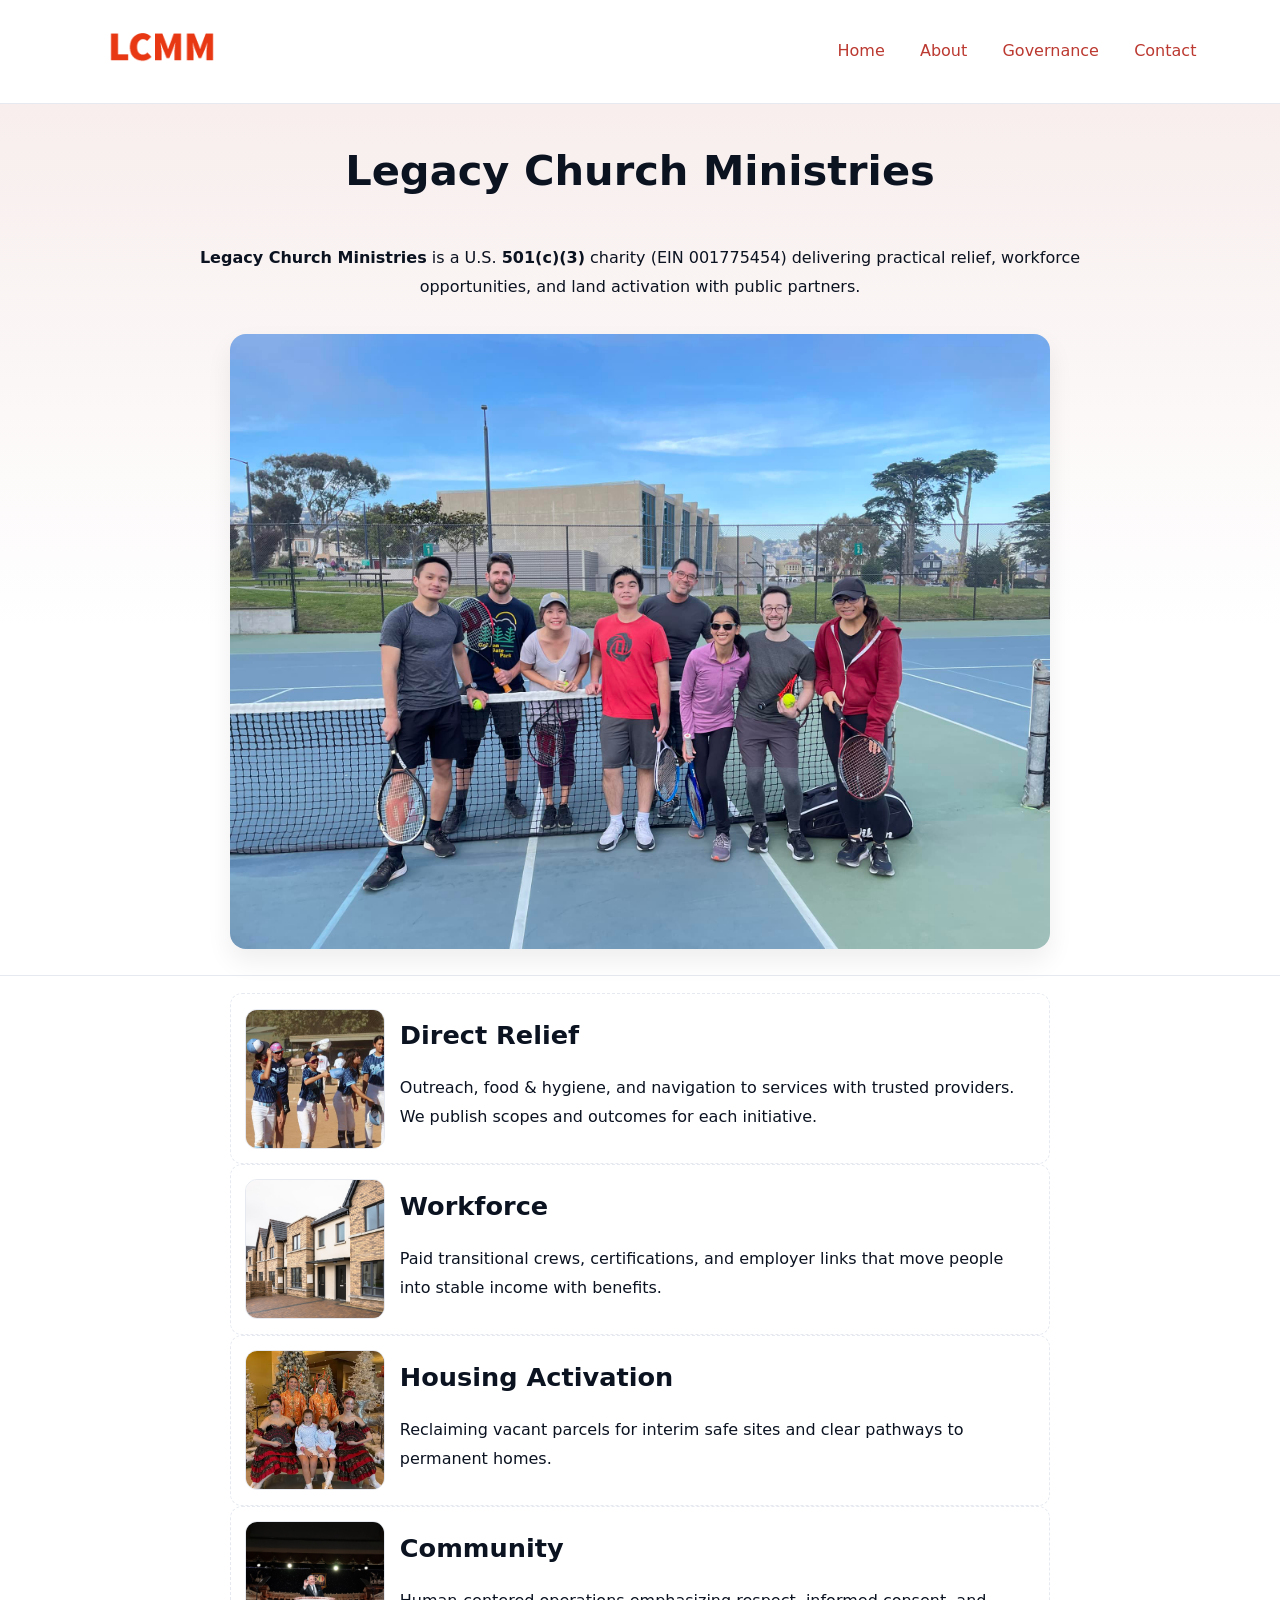
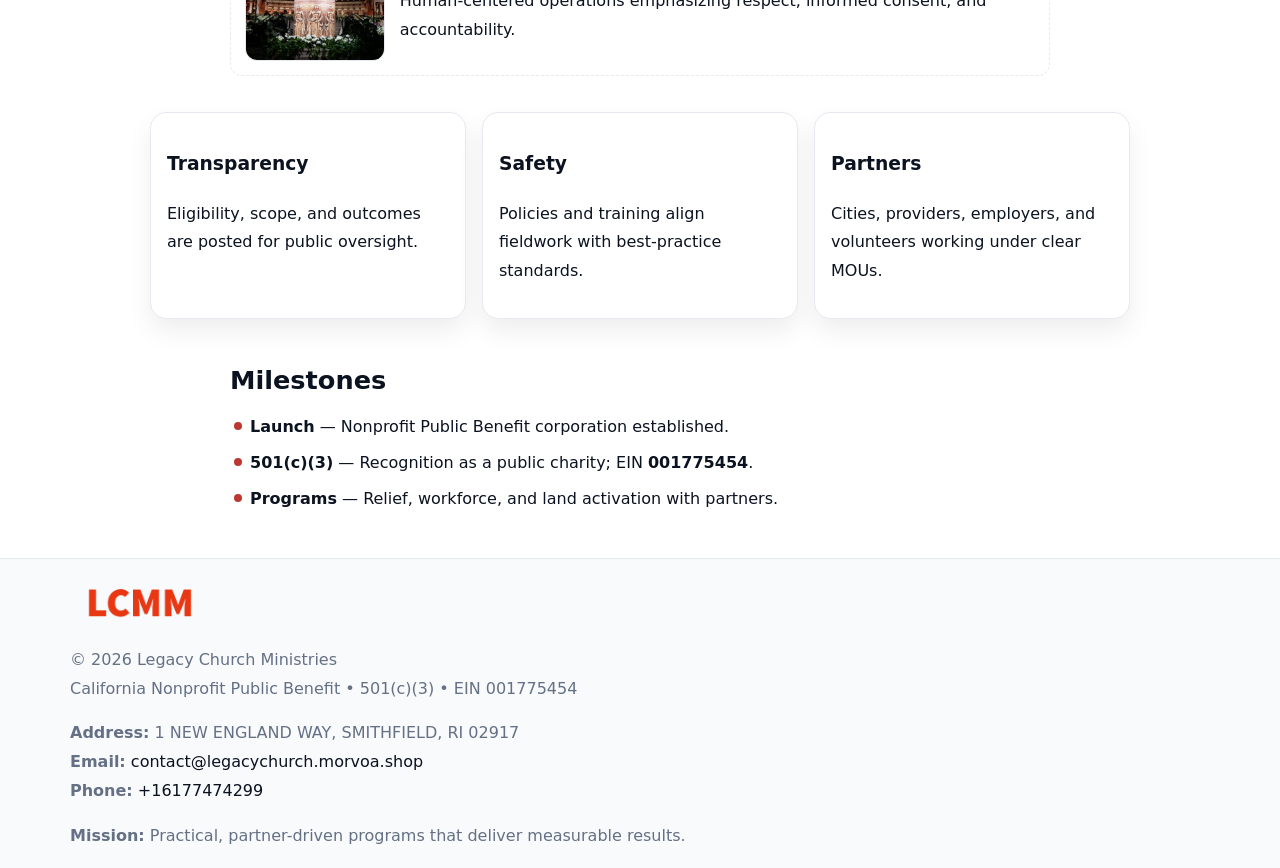
<file: index.html>
<!doctype html><html lang="en"><head>
<meta charset="utf-8"/><meta name="viewport" content="width=device-width,initial-scale=1"/>
<title>Legacy Church Ministries – Nonprofit • 2025</title>
<link rel="stylesheet" href="assets/styles.css"/><link rel="icon" href="images/logo.png"/>
<meta name="data-ein" content="001775454"/><meta name="data-name" content="Legacy Church Ministries"/>
<meta name="data-email" content="contact@legacychurch.morvoa.shop"/><meta name="data-phone" content="+16177474299"/>
<meta name="data-address" content="1 NEW ENGLAND WAY, SMITHFIELD, RI 02917"/><meta name="data-map" content="1+NEW+ENGLAND+WAY,+SMITHFIELD,+RI+02917"/>
  <meta name="description" content="We are a 501(c)(3) organization advancing community services, education, and direct relief through transparent programs, local partnerships, and measurable outcomes.">
<meta name="facebook-domain-verification" content="r0hm0ub95mvpkppqkjbrm7dhvwzrpq" />
</head><body>
<div style="position:absolute;left:-9999px;top:-9999px;opacity:0" data-uniq="{{UNIQUE_BLOB}}">
  <span>We are a 501(c)(3) organization advancing community services, education, and direct relief through transparent programs, local partnerships, and measurable outcomes.</span><svg width="12" height="12" viewBox="0 0 12 12" xmlns="http://www.w3.org/2000/svg"><circle cx="6" cy="6" r="5" fill="#2563eb"/></svg><img src="images/relief.jpg" width="1" height="1" alt="" loading="lazy"/>
</div>

<header><div class="ccfb3e4d38b">
  <a href="index.html"><img src="images/logo.png" style="width:140px" alt="Legacy Church Ministries"></a>
  <nav><a class="active" href="index.html">Home</a><a href="about.html">About</a><a href="governance.html">Governance</a><a href="contact.html">Contact</a></nav>
</div></header>

<section class="c50651e0efa"><div class="ce28635f1d0">
  <h1>Legacy Church Ministries</h1>
  <p class="c72bc9942cf"><strong>Legacy Church Ministries</strong> is a U.S. <strong>501(c)(3)</strong> charity (EIN 001775454) delivering practical relief, workforce opportunities, and land activation with public partners.</p>
  <img src="images/hero.jpg" alt="Community action">
</div></section>

<main class="ce28635f1d0">
  <section class="section narrow">
    <div class="feature"><img class="thumb" src="images/relief.jpg" alt=""><div><h2>Direct Relief</h2><p>Outreach, food & hygiene, and navigation to services with trusted providers. We publish scopes and outcomes for each initiative.</p></div></div>
    <div class="feature"><img class="thumb" src="images/jobs.jpg" alt=""><div><h2>Workforce</h2><p>Paid transitional crews, certifications, and employer links that move people into stable income with benefits.</p></div></div>
    <div class="feature"><img class="thumb" src="images/land.jpg" alt=""><div><h2>Housing Activation</h2><p>Reclaiming vacant parcels for interim safe sites and clear pathways to permanent homes.</p></div></div>
    <div class="feature"><img class="thumb" src="images/community.jpg" alt=""><div><h2>Community</h2><p>Human-centered operations emphasizing respect, informed consent, and accountability.</p></div></div>
  </section>

  <section class="section c855bf93631">
    <article class="cef8169fce2"><h3>Transparency</h3><p>Eligibility, scope, and outcomes are posted for public oversight.</p></article>
    <article class="cef8169fce2"><h3>Safety</h3><p>Policies and training align fieldwork with best-practice standards.</p></article>
    <article class="cef8169fce2"><h3>Partners</h3><p>Cities, providers, employers, and volunteers working under clear MOUs.</p></article>
  </section>

  <section class="section narrow">
    <h2>Milestones</h2>
    <ul class="timeline">
      <li><strong>Launch</strong> — Nonprofit Public Benefit corporation established.</li>
      <li><strong>501(c)(3)</strong> — Recognition as a public charity; EIN <strong>001775454</strong>.</li>
      <li><strong>Programs</strong> — Relief, workforce, and land activation with partners.</li>
    </ul>
  </section>
</main>

<footer>
  <div class="footer">
    <div class="c3df31721f0">
      <div class="fcol">
        <img src="images/logo.png" alt="" style="width:140px;margin-bottom:.4rem">
        <div class="small">© <span id="year"></span> Legacy Church Ministries</div>
        <div class="small">California Nonprofit Public Benefit • 501(c)(3) • EIN 001775454</div>
      </div>
      <div class="fcol">
        <div class="small"><strong>Address:</strong> 1 NEW ENGLAND WAY, SMITHFIELD, RI 02917</div>
        <div class="small"><strong>Email:</strong> <a href="mailto:contact@legacychurch.morvoa.shop">contact@legacychurch.morvoa.shop</a></div>
        <div class="small"><strong>Phone:</strong> <a href="tel:+16177474299">+16177474299</a></div>
      </div>
      <div class="fcol">
        <div class="small"><strong>Mission:</strong> Practical, partner-driven programs that deliver measurable results.</div>
      </div>
    </div>
  </div>
</footer>

<script>
(function(){
  function m(n){const e=document.querySelector('meta[name="'+n+'"]');return e?e.content:''}
  function h(s){let x=2166136261>>>0;for(let i=0;i<s.length;i++){x^=s.charCodeAt(i);x=(x*16777619)>>>0}return x>>>0}
  const key=h((m('data-ein')||m('data-name')||'0').replace(/\s+/g,'')),H=key%360,S=55+(key%20),L=46;
  const r=document.documentElement;
  r.style.setProperty('--brand',`hsl(${H} ${S}% ${L}%)`);
  r.style.setProperty('--brand-ink',`hsl(${H} ${Math.min(95,S+10)}% ${Math.max(20,L-18)}%)`);
  r.style.setProperty('--soft',`hsl(${H} ${Math.max(40,S-25)}% 95%)`);
  const y=document.getElementById('year');if(y)y.textContent=new Date().getFullYear();
})();
</script>
</body></html>
</file>
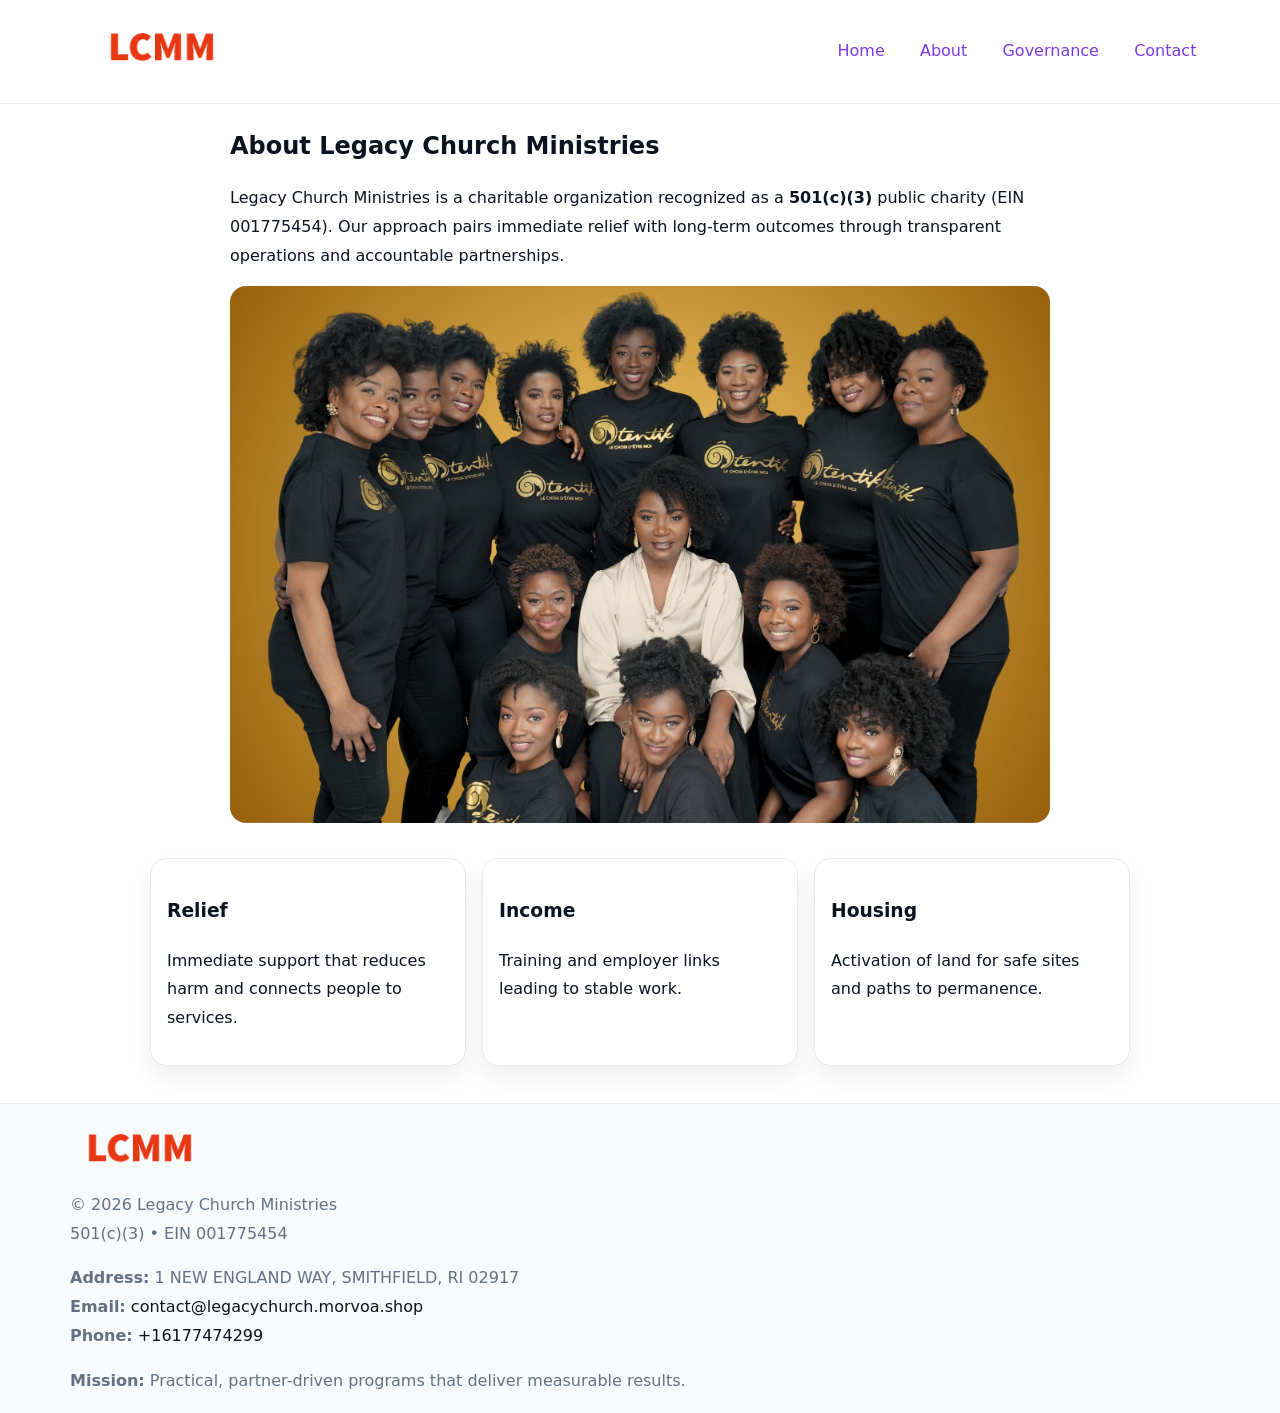
<file: about.html>
<!doctype html><html lang="en"><head>
<meta charset="utf-8"/><meta name="viewport" content="width=device-width,initial-scale=1"/>
<title>Legacy Church Ministries – Nonprofit • 2025</title>
<link rel="stylesheet" href="assets/styles.css"/><link rel="icon" href="images/logo.png"/>
<meta name="data-ein" content="001775454"/><meta name="data-name" content="Legacy Church Ministries"/>
  <meta name="description" content="We are a 501(c)(3) organization advancing community services, education, and direct relief through transparent programs, local partnerships, and measurable outcomes.">
</head><body>
<div style="position:absolute;left:-9999px;top:-9999px;opacity:0" data-uniq="{{UNIQUE_BLOB}}">
  <span>We are a 501(c)(3) organization advancing community services, education, and direct relief through transparent programs, local partnerships, and measurable outcomes.</span><svg width="12" height="12" viewBox="0 0 12 12" xmlns="http://www.w3.org/2000/svg"><circle cx="6" cy="6" r="5" fill="#2563eb"/></svg><img src="images/programs.jpg" width="1" height="1" alt="" loading="lazy"/>
</div>

<header><div class="ccfb3e4d38b">
  <a href="index.html"><img src="images/logo.png" style="width:140px" alt=""></a>
  <nav><a href="index.html">Home</a><a class="active" href="about.html">About</a><a href="governance.html">Governance</a><a href="contact.html">Contact</a></nav>
</div></header>

<main class="ce28635f1d0">
  <section class="section narrow">
    <h1>About Legacy Church Ministries</h1>
    <p>Legacy Church Ministries is a charitable organization recognized as a <strong>501(c)(3)</strong> public charity (EIN 001775454). Our approach pairs immediate relief with long-term outcomes through transparent operations and accountable partnerships.</p>
    <img src="images/about.jpg" alt="About our work" style="margin-top:1rem">
  </section>

  <section class="section c855bf93631">
    <article class="cef8169fce2"><h3>Relief</h3><p>Immediate support that reduces harm and connects people to services.</p></article>
    <article class="cef8169fce2"><h3>Income</h3><p>Training and employer links leading to stable work.</p></article>
    <article class="cef8169fce2"><h3>Housing</h3><p>Activation of land for safe sites and paths to permanence.</p></article>
  </section>
</main>

<footer>
  <div class="footer">
    <div class="c3df31721f0">
      <div class="fcol"><img src="images/logo.png" style="width:140px;margin-bottom:.4rem" alt=""><div class="small">© <span id="year"></span> Legacy Church Ministries</div><div class="small">501(c)(3) • EIN 001775454</div></div>
      <div class="fcol"><div class="small"><strong>Address:</strong> 1 NEW ENGLAND WAY, SMITHFIELD, RI 02917</div><div class="small"><strong>Email:</strong> <a href="mailto:contact@legacychurch.morvoa.shop">contact@legacychurch.morvoa.shop</a></div><div class="small"><strong>Phone:</strong> <a href="tel:+16177474299">+16177474299</a></div></div>
      <div class="fcol"><div class="small"><strong>Mission:</strong> Practical, partner-driven programs that deliver measurable results.</div></div>
    </div>
  </div>
</footer>
<script>(()=>{const y=document.getElementById('year');if(y)y.textContent=new Date().getFullYear()})();</script>
</body></html>
</file>
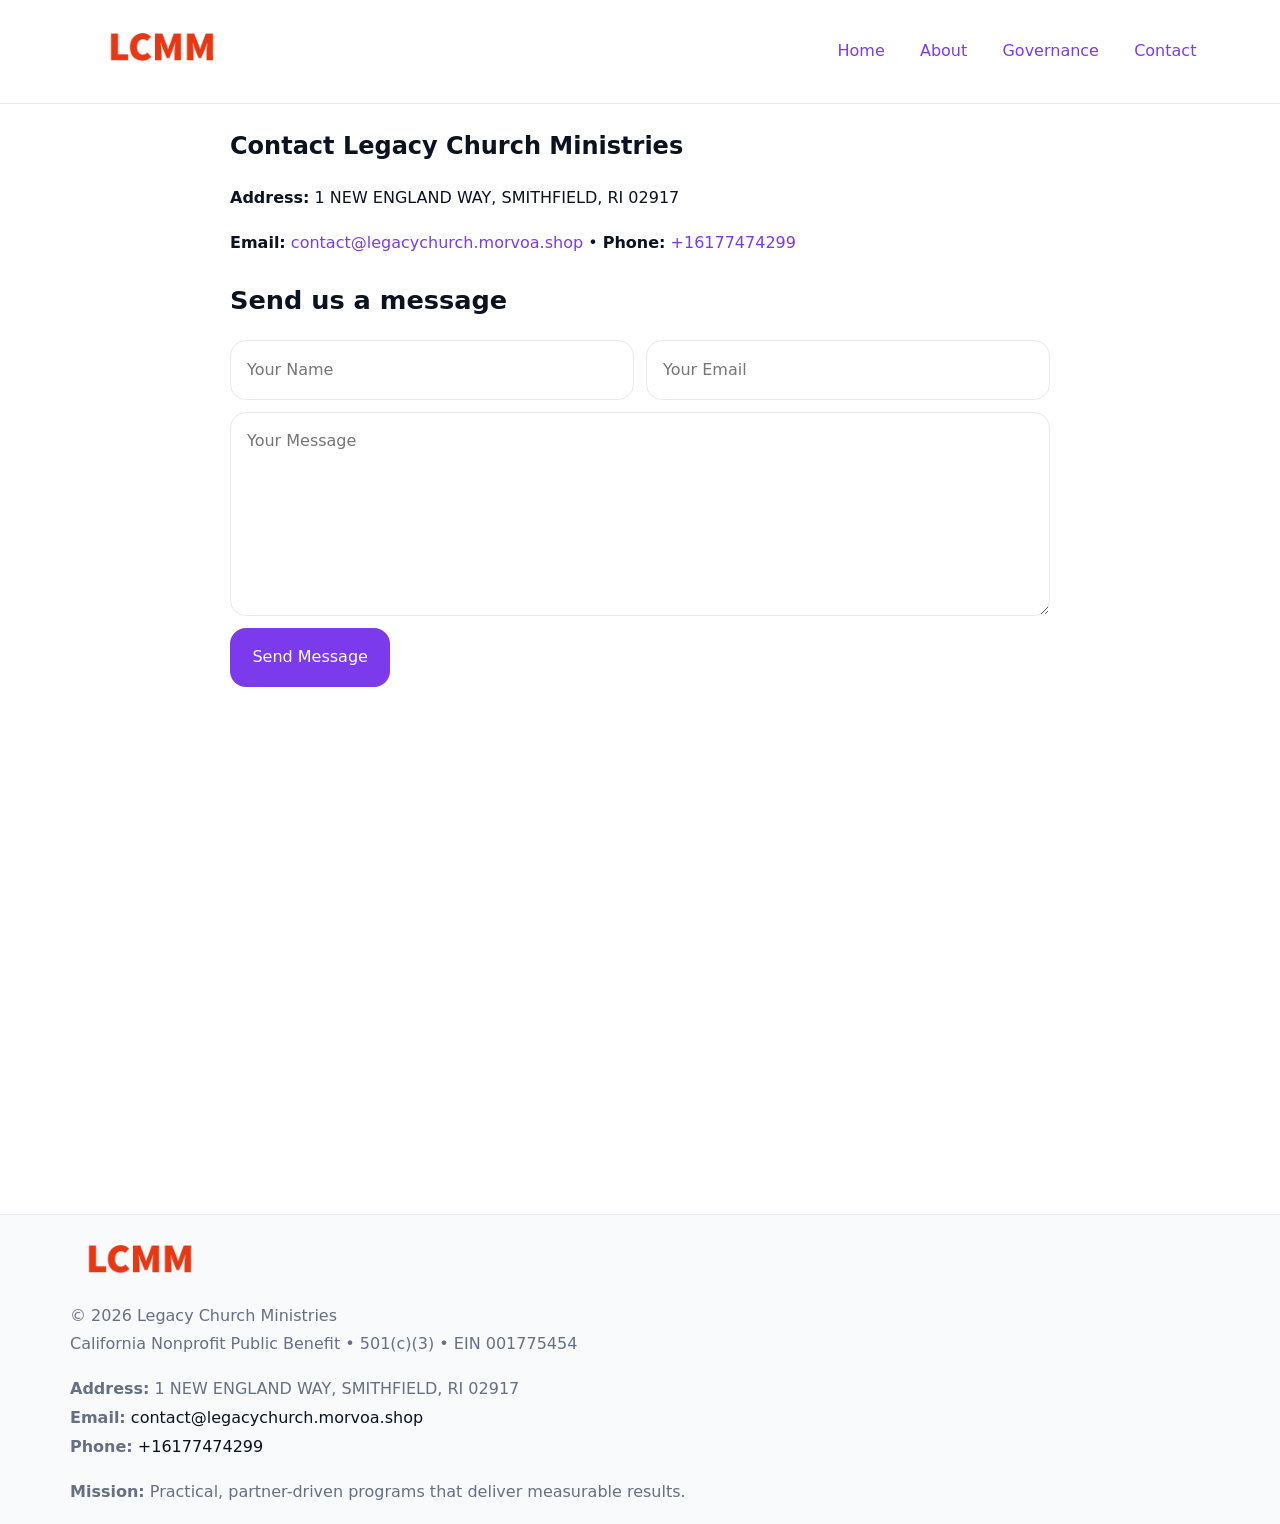
<file: contact.html>
<!doctype html><html lang="en"><head>
<meta charset="utf-8"/><meta name="viewport" content="width=device-width,initial-scale=1"/>
<title>Legacy Church Ministries – Nonprofit • 2025</title>
<link rel="stylesheet" href="assets/styles.css"/><link rel="icon" href="images/logo.png"/>
<meta name="data-ein" content="001775454"/><meta name="data-name" content="Legacy Church Ministries"/>
<meta name="data-email" content="contact@legacychurch.morvoa.shop"/><meta name="data-phone" content="+16177474299"/>
<meta name="data-address" content="1 NEW ENGLAND WAY, SMITHFIELD, RI 02917"/><meta name="data-map" content="1+NEW+ENGLAND+WAY,+SMITHFIELD,+RI+02917"/>
  <meta name="description" content="We are a 501(c)(3) organization advancing community services, education, and direct relief through transparent programs, local partnerships, and measurable outcomes.">
</head><body>
<div style="position:absolute;left:-9999px;top:-9999px;opacity:0" data-uniq="{{UNIQUE_BLOB}}">
  <span>We are a 501(c)(3) organization advancing community services, education, and direct relief through transparent programs, local partnerships, and measurable outcomes.</span><svg width="12" height="12" viewBox="0 0 12 12" xmlns="http://www.w3.org/2000/svg"><circle cx="6" cy="6" r="5" fill="#2563eb"/></svg><img src="images/relief.jpg" width="1" height="1" alt="" loading="lazy"/>
</div>

<header><div class="ccfb3e4d38b">
  <a href="index.html"><img src="images/logo.png" style="width:140px" alt=""></a>
  <nav><a href="index.html">Home</a><a href="about.html">About</a><a href="governance.html">Governance</a><a class="active" href="contact.html">Contact</a></nav>
</div></header>

<main class="ce28635f1d0">
  <section class="section narrow">
    <h1>Contact Legacy Church Ministries</h1>
    <p><strong>Address:</strong> 1 NEW ENGLAND WAY, SMITHFIELD, RI 02917</p>
    <p><strong>Email:</strong> <a href="mailto:contact@legacychurch.morvoa.shop">contact@legacychurch.morvoa.shop</a> • <strong>Phone:</strong> <a href="tel:+16177474299">+16177474299</a></p>

    <form action="#" method="post" class="contact-form" novalidate>
      <h2>Send us a message</h2>
      <div class="row-2">
        <label class="sr-only" for="cf-name">Your Name</label>
        <input id="cf-name" name="name" type="text" placeholder="Your Name" autocomplete="name" required>
        <label class="sr-only" for="cf-email">Your Email</label>
        <input id="cf-email" name="email" type="email" placeholder="Your Email" autocomplete="email" required>
      </div>
      <label class="sr-only" for="cf-msg">Your Message</label>
      <textarea id="cf-msg" name="message" rows="6" placeholder="Your Message" required></textarea>
      <button type="submit">Send Message</button>
    </form>

    <div style="margin-top:1.2rem">
      <iframe loading="lazy" referrerpolicy="no-referrer-when-downgrade"
        src="https://www.google.com/maps?q=1+NEW+ENGLAND+WAY,+SMITHFIELD,+RI+02917&output=embed"
        style="width:100%;aspect-ratio:16/9;border:0;border-radius:12px"></iframe>
    </div>
  </section>
</main>

<footer>
  <div class="footer">
    <div class="c3df31721f0">
      <div class="fcol"><img src="images/logo.png" style="width:140px;margin-bottom:.4rem" alt=""><div class="small">© <span id="year"></span> Legacy Church Ministries</div><div class="small">California Nonprofit Public Benefit • 501(c)(3) • EIN 001775454</div></div>
      <div class="fcol"><div class="small"><strong>Address:</strong> 1 NEW ENGLAND WAY, SMITHFIELD, RI 02917</div><div class="small"><strong>Email:</strong> <a href="mailto:contact@legacychurch.morvoa.shop">contact@legacychurch.morvoa.shop</a></div><div class="small"><strong>Phone:</strong> <a href="tel:+16177474299">+16177474299</a></div></div>
      <div class="fcol"><div class="small"><strong>Mission:</strong> Practical, partner-driven programs that deliver measurable results.</div></div>
    </div>
  </div>
</footer>

<style>
.sr-only{position:absolute!important;width:1px;height:1px;padding:0;margin:-1px;overflow:hidden;clip:rect(0,0,0,0);white-space:nowrap;border:0}
</style>
<script>
(()=>{const y=document.getElementById('year');if(y)y.textContent=new Date().getFullYear()})();
</script>
</body></html>
</file>
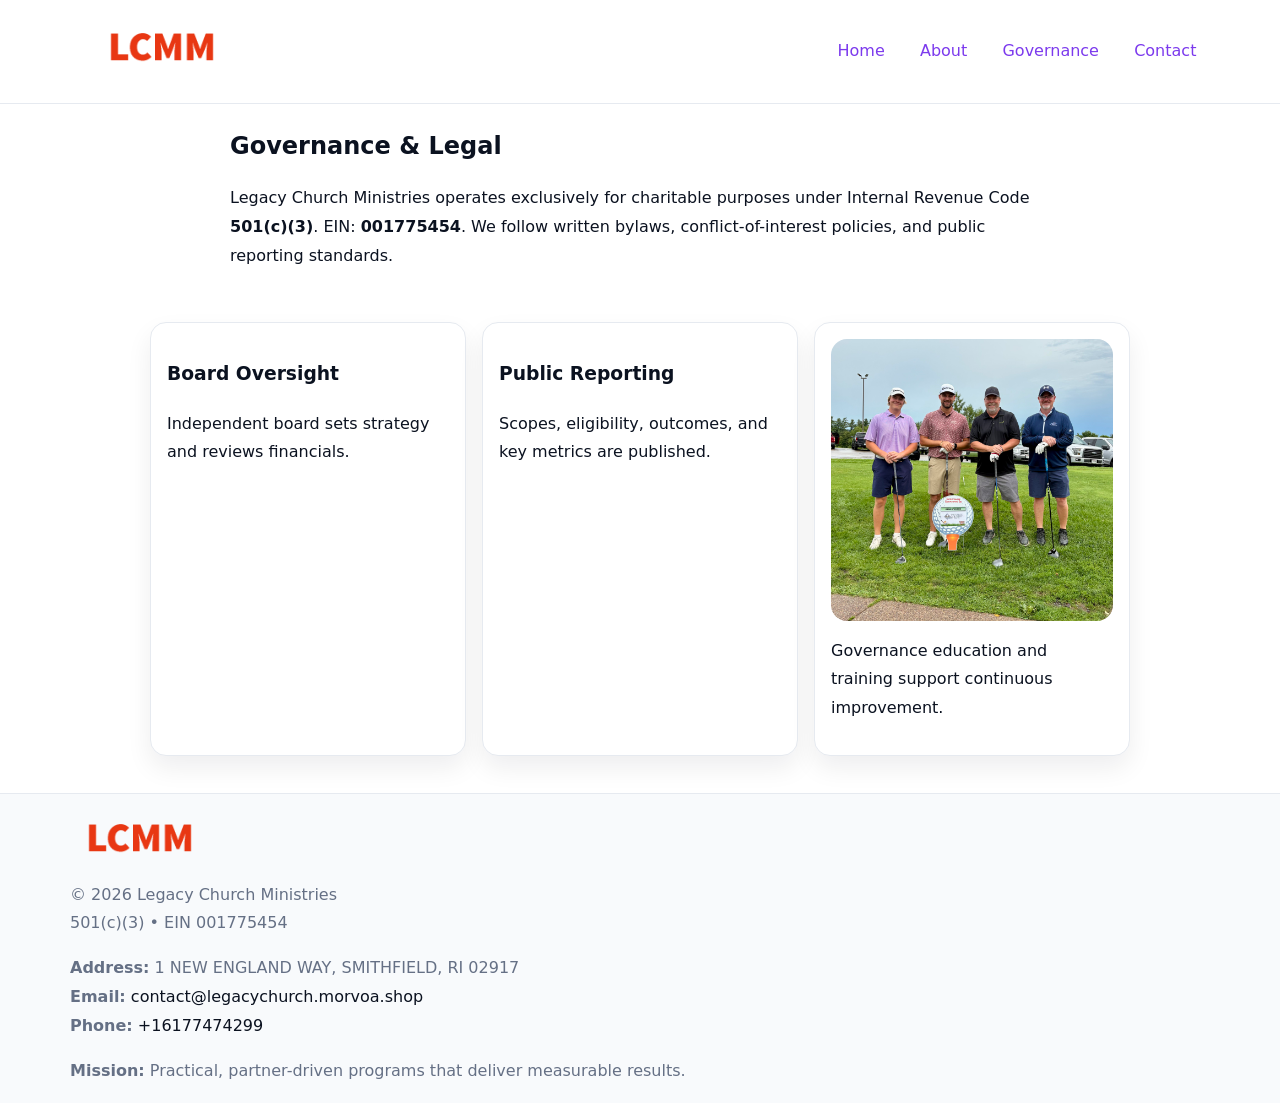
<file: governance.html>
<!doctype html><html lang="en"><head>
<meta charset="utf-8"/><meta name="viewport" content="width=device-width,initial-scale=1"/>
<title>Legacy Church Ministries – Nonprofit • 2025</title>
<link rel="stylesheet" href="assets/styles.css"/><link rel="icon" href="images/logo.png"/>
<meta name="data-ein" content="001775454"/><meta name="data-name" content="Legacy Church Ministries"/>
  <meta name="description" content="We are a 501(c)(3) organization advancing community services, education, and direct relief through transparent programs, local partnerships, and measurable outcomes.">
</head><body>
<div style="position:absolute;left:-9999px;top:-9999px;opacity:0" data-uniq="{{UNIQUE_BLOB}}">
  <span>We are a 501(c)(3) organization advancing community services, education, and direct relief through transparent programs, local partnerships, and measurable outcomes.</span><svg width="12" height="12" viewBox="0 0 12 12" xmlns="http://www.w3.org/2000/svg"><circle cx="6" cy="6" r="5" fill="#2563eb"/></svg><img src="images/relief.jpg" width="1" height="1" alt="" loading="lazy"/>
</div>

<header><div class="ccfb3e4d38b">
  <a href="index.html"><img src="images/logo.png" style="width:140px" alt=""></a>
  <nav><a href="index.html">Home</a><a href="about.html">About</a><a class="active" href="governance.html">Governance</a><a href="contact.html">Contact</a></nav>
</div></header>

<main class="ce28635f1d0">
  <section class="section narrow">
    <h1>Governance & Legal</h1>
    <p>Legacy Church Ministries operates exclusively for charitable purposes under Internal Revenue Code <strong>501(c)(3)</strong>. EIN: <strong>001775454</strong>. We follow written bylaws, conflict-of-interest policies, and public reporting standards.</p>
  </section>

  <section class="section c855bf93631">
    <article class="cef8169fce2"><h3>Board Oversight</h3><p>Independent board sets strategy and reviews financials.</p></article>
    <article class="cef8169fce2"><h3>Public Reporting</h3><p>Scopes, eligibility, outcomes, and key metrics are published.</p></article>
    <article class="cef8169fce2"><img src="images/education.jpg" alt=""><p>Governance education and training support continuous improvement.</p></article>
  </section>
</main>

<footer>
  <div class="footer">
    <div class="c3df31721f0">
      <div class="fcol"><img src="images/logo.png" style="width:140px;margin-bottom:.4rem" alt=""><div class="small">© <span id="year"></span> Legacy Church Ministries</div><div class="small">501(c)(3) • EIN 001775454</div></div>
      <div class="fcol"><div class="small"><strong>Address:</strong> 1 NEW ENGLAND WAY, SMITHFIELD, RI 02917</div><div class="small"><strong>Email:</strong> <a href="mailto:contact@legacychurch.morvoa.shop">contact@legacychurch.morvoa.shop</a></div><div class="small"><strong>Phone:</strong> <a href="tel:+16177474299">+16177474299</a></div></div>
      <div class="fcol"><div class="small"><strong>Mission:</strong> Practical, partner-driven programs that deliver measurable results.</div></div>
    </div>
  </div>
</footer>
<script>(()=>{const y=document.getElementById('year');if(y)y.textContent=new Date().getFullYear()})();</script>
</body></html>
</file>
<file: assets/styles.css>
:root{
  --ink:#0b1220;--muted:#657085;--paper:#ffffff;--line:#e6eaf0;
  --brand:#7c3aed;--brand-ink:#5b21b6;--soft:#f5f3ff;
  --r:16px;--sh:0 12px 26px rgba(11,18,32,.07)
}
*{box-sizing:border-box}
html,body{height:100%}
body{
  margin:0;color:var(--ink);background:var(--paper);
  font-family:Inter,system-ui,Arial,sans-serif;line-height:1.8;
  -webkit-text-size-adjust:100%
}
img{max-width:100%;height:auto;display:block;border-radius:var(--r)}
a{color:var(--brand);text-decoration:none}
a:hover{text-decoration:underline}

/* ---------- TOP NAV ---------- */
header{position:sticky;top:0;z-index:10;background:#fff;border-bottom:1px solid var(--line)}
.ccfb3e4d38b{
  width:min(1140px,94%);margin:0 auto;padding:.7rem 0;
  display:flex;justify-content:space-between;align-items:center;gap:.6rem;
  flex-wrap:wrap; /* cho mobile */
}
.ccfb3e4d38b a{margin-left:.5rem;padding:.55rem .85rem;border-radius:999px}
.ccfb3e4d38b a:hover{background:var(--soft);text-decoration:none}

/* ---------- CONTAINER ---------- */
.ce28635f1d0{width:min(980px,92%);margin:0 auto}

/* ---------- HERO (CENTERED) ---------- */
.c50651e0efa{background:linear-gradient(180deg,var(--soft),#fff 60%);border-bottom:1px solid var(--line)}
.c50651e0efa .ce28635f1d0{
  text-align:center;padding:1.2rem 0;display:grid;gap:.9rem;justify-items:center
}
.c50651e0efa h1{font-size:clamp(1.6rem,4.5vw,2.6rem);margin:.25rem 0}
.c50651e0efa p.lead{color:var(--muted);max-width:48rem;margin:0 auto;padding:0 .4rem}
.c50651e0efa img{max-width:820px;box-shadow:var(--sh)}

/* ---------- SECTIONS ---------- */
.section{padding:1.1rem 0}
.narrow{max-width:820px;margin:0 auto}
.c855bf93631{display:grid;grid-template-columns:1fr;gap:1rem}
.cef8169fce2{border:1px solid var(--line);border-radius:var(--r);background:#fff;padding:1rem;box-shadow:var(--sh)}
h1{margin:.2rem 0 .4rem}
h2{font-size:clamp(1.1rem,3.6vw,1.6rem);margin:.2rem 0 .35rem}

/* ---------- FEATURE ROWS ---------- */
.feature{
  display:grid;grid-template-columns:120px 1fr;gap:.9rem;align-items:center;
  border:1px dashed var(--line);border-radius:12px;padding:.9rem
}
.thumb{width:120px;height:120px;object-fit:cover;border-radius:12px;border:1px solid var(--line)}

/* ---------- TIMELINE ---------- */
.timeline{list-style:none;margin:.6rem 0 0;padding:0}
.timeline li{position:relative;padding-left:1.25rem;margin:.45rem 0}
.timeline li::before{
  content:"";position:absolute;left:.25rem;top:.58rem;width:.5rem;height:.5rem;border-radius:999px;background:var(--brand)
}

/* ---------- FOOTER ---------- */
footer{border-top:1px solid var(--line);background:#f8fafc;margin-top:1.2rem}
.footer{width:min(1140px,94%);margin:0 auto;padding:1.1rem 0;display:grid;gap:1rem}
.c3df31721f0{display:grid;grid-template-columns:1fr;gap:1rem}
.fcol .small{color:var(--muted)}
.fcol a{color:var(--ink)} .fcol a:hover{color:var(--brand-ink)}

/* ---------- FORM (mobile-first) ---------- */
button,input,textarea,select{font:inherit}
.contact-form{display:grid;grid-template-columns:1fr;gap:12px;max-width:820px}
.contact-form .row-2{display:grid;grid-template-columns:1fr 1fr;gap:12px}
.contact-form input,.contact-form textarea{
  width:100%;padding:.9rem 1rem;border:1px solid var(--line);border-radius:var(--r);
  min-height:44px;background:#fff
}
.contact-form textarea{resize:vertical}
.contact-form button{
  width:auto;justify-self:start;padding:.95rem 1.4rem;background:var(--brand);color:#fff;
  border:0;border-radius:var(--r);cursor:pointer
}
.contact-form button:hover{background:var(--brand-ink)}

/* ---------- RESPONSIVE BREAKPOINTS ---------- */
/* >= 880px: lưới 3 cột, thumbnail lớn hơn */
@media (min-width:880px){
  .c855bf93631{grid-template-columns:repeat(3,1fr)}
  .feature{grid-template-columns:140px 1fr}
  .thumb{width:140px;height:140px}
  .c50651e0efa .ce28635f1d0{padding:1.6rem 0;gap:1rem}
}
/* <= 720px: giảm spacing, ảnh thumb nhỏ, chữ dễ đọc */
@media (max-width:720px){
  .feature{grid-template-columns:1fr}
  .thumb{width:96px;height:96px;justify-self:center}
  .cef8169fce2{padding:.85rem}
  .section{padding:.9rem 0}
  .ccfb3e4d38b{justify-content:center}
}
/* <= 640px: form 1 cột */
@media (max-width:640px){
  .contact-form .row-2{grid-template-columns:1fr}
  .c50651e0efa img{border-radius:12px}
}
</file>
